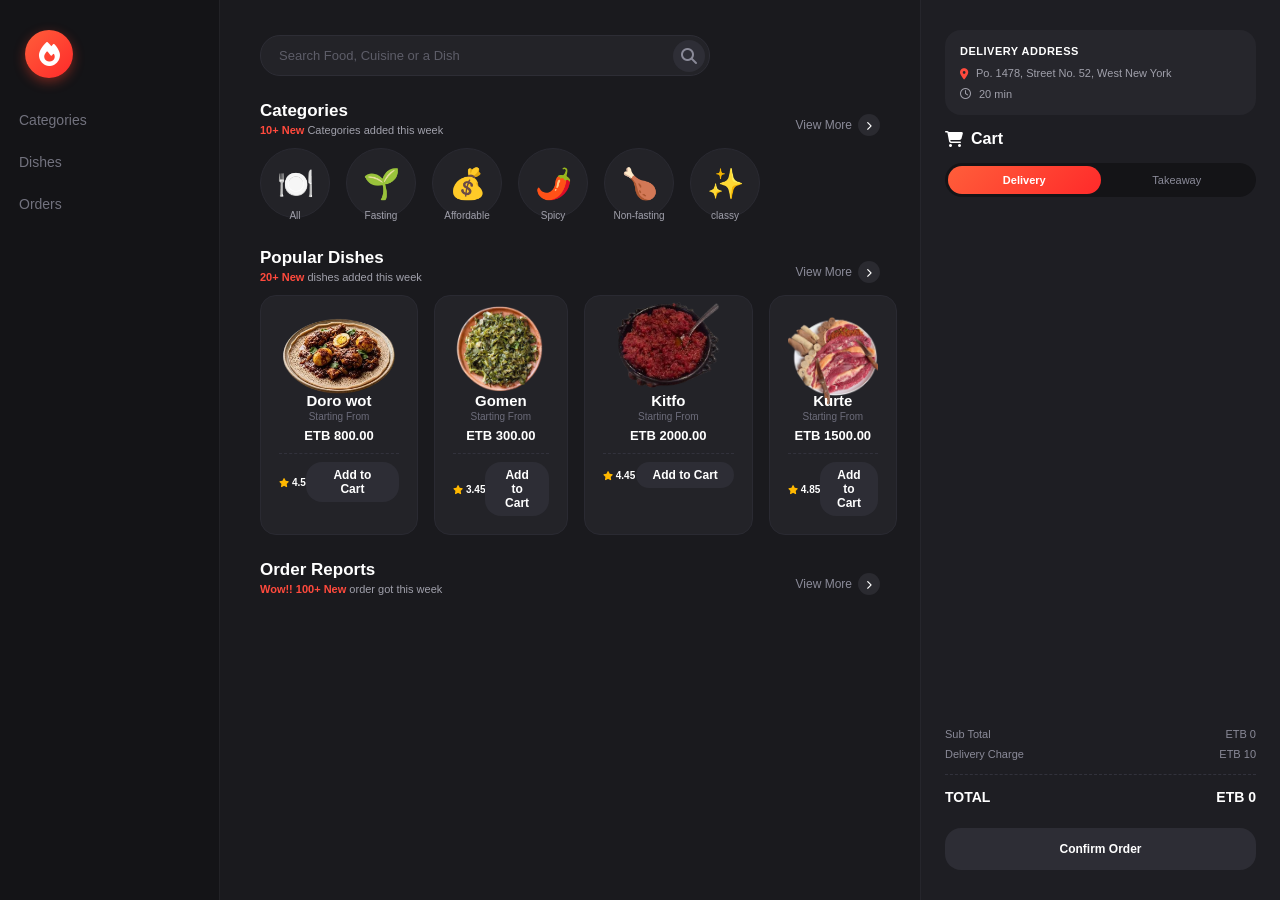
<file: Group-assignment/index.html>
<!DOCTYPE html>
<html lang="en">

<head>
    <meta charset="UTF-8">
    <meta name="viewport" content="width=device-width, initial-scale=1.0">
    <title>Food Dashboard</title>
    <link href="https://cdnjs.cloudflare.com/ajax/libs/font-awesome/6.4.0/css/all.min.css" rel="stylesheet">
    <link rel="stylesheet" href="styles.css">

</head>

<body>

    <div class="dashboard-container">
        <!-- Sidebar / Topbar depending on viewport -->
        <aside class="sidebar">
            <div class="logo-container">
                <div class="logo-icon"><i class="fa-solid fa-fire"></i></div>
            </div>
            <nav class="nav-menu">
                <a href="#" class="nav-item">Categories</a>
                <a href="#" class="nav-item"> Dishes</a>
                <a href="#" class="nav-item">Orders</a>
            </nav>

        </aside>

        <!-- Main Dashboard Area -->
        <main class="main-content">
            <!-- Search -->
            <div class="search-container">
                <input type="text" placeholder="Search Food, Cuisine or a Dish">
                <div class="search-btn"><i class="fa-solid fa-magnifying-glass"></i></div>
            </div>

            <!-- Categories -->
            <section>
                <div class="section-header">
                    <div class="section-title">
                        <h2>Categories</h2>
                        <p><span>10+ New</span> Categories added this week</p>
                    </div>
                    <a href="#" class="view-more">View More <div class="view-more-btn"><i
                                class="fa-solid fa-chevron-right"></i></div></a>
                </div>
                <div class="categories-list">
                    <div class="category-item" data-category="all">🍽️</div>

                    <div class="category-item" data-category="fasting">🌱</div>

                    <div class="category-item" data-category="affordable">💰</div>

                    <div class="category-item" data-category="spicy">🌶️</div>

                    <div class="category-item" data-category="non-fasting">🍗</div>

                    <div class="category-item" data-category="classy">✨</div>
                </div>
            </section>

            <!-- Popular Dishes -->
            <section>
                <div class="section-header">
                    <div class="section-title">
                        <h2>Popular Dishes</h2>
                        <p><span>20+ New</span> dishes added this week</p>
                    </div>
                    <a href="#" class="view-more">View More <div class="view-more-btn"><i
                                class="fa-solid fa-chevron-right"></i></div></a>
                </div>
                <div class="dishes-grid">
                    <!-- <div class="dish-card">
                        <div class="dish-img"><img src="Assets/doro.png" alt=""></div>
                        <div class="dish-name">Doro Wot</div>
                        <div class="dish-subtext">Starting From</div>
                        <div class="dish-price">ETB 600.00</div>
                        <div class="dish-meta">
                            <div class="dish-rating"><i class="fa-solid fa-star"></i> 4.5</div>
                            <div class="dish-add-to-cart"><button class="add-to-cart">Add to Cart</button></div>
                         
                        </div>
                    </div> -->

                    <!-- <div class="dish-card">
                     
                        <div class="dish-img"><img src="Assets/gomen.png" alt=""></div>
                        <div class="dish-name">Gomen</div>
                        <div class="dish-subtext">Starting From</div>
                        <div class="dish-price">ETB 300.00</div>
                        <div class="dish-meta">
                            <div class="dish-rating"><i class="fa-solid fa-star"></i> 4.8</div>
                            <div class="dish-add-to-cart"><button>Add to Cart</button></div>
                        </div>
                    </div> -->

                </div>
            </section>

            <!-- Order Reports -->
            <section>
                <div class="section-header">
                    <div class="section-title">
                        <h2>Order Reports</h2>
                        <p><span>Wow!! 100+ New</span> order got this week</p>
                    </div>
                    <a href="#" class="view-more">View More <div class="view-more-btn"><i
                                class="fa-solid fa-chevron-right"></i></div></a>
                </div>
                <div class="table-wrapper hidden">
                    <table class="reports-table">
                        <thead>
                            <tr>
                                <th>Customer</th>
                                <th>Order number</th>
                                <th>Address</th>
                                <th>Amount</th>
                                <th>Status</th>
                            </tr>
                        </thead>
                        <tbody>

                        </tbody>
                    </table>
                </div>
            </section>
        </main>

        <!-- Cart Side / Bottom Panel -->
        <aside class="cart-panel">
            <div>
                <!-- Delivery Card -->
                <div class="delivery-card">
                    <div class="delivery-title">DELIVERY ADDRESS</div>
                    <div class="delivery-address">
                        <i class="fa-solid fa-location-dot"></i>
                        <span>Po. 1478, Street No. 52, West New York</span>
                    </div>
                    <div class="delivery-time">
                        <i class="fa-regular fa-clock"></i>
                        <span>20 min</span>
                    </div>
                </div>

                <!-- Cart Header -->
                <div class="cart-header">
                    <div class="cart-title">
                        <i class="fa-solid fa-cart-shopping"></i> Cart
                    </div>
                    <!-- <div class="order-id">Order ID: #1099</div> -->
                </div>

                <!-- Delivery Mode Selector -->
                <div class="delivery-toggle">
                    <div class="toggle-btn active">Delivery</div>
                    <div class="toggle-btn">Takeaway</div>
                </div>

                <!-- Cart Items -->
                <div class="cart-items">
                    <!-- <div class="cart-item">
                        <div class="cart-item-info">
                            <div class="cart-item-icon">🍕</div>
                            <div class="cart-item-details">
                                <h4>Pepperoni Pizza</h4>
                                <p>Thin Crust</p>
                                <div class="cart-item-qty">
                                    <div class="qty-btn"><i class="fa-solid fa-minus"></i></div>
                                    <span>2</span>
                                    <div class="qty-btn"><i class="fa-solid fa-plus"></i></div>
                                </div>
                            </div>
                        </div>
                        <div class="edit-btn"><i class="fa-solid fa-pen"></i></div>
                    </div> -->

                    <!-- <div class="cart-item">
                        <div class="cart-item-info">
                            <div class="cart-item-icon">🍔</div>
                            <div class="cart-item-details">
                                <h4>Cheese Burger</h4>
                                <p>Whole wheat bun</p>
                                <div class="cart-item-qty">
                                    <div class="qty-btn"><i class="fa-solid fa-minus"></i></div>
                                    <span>2</span>
                                    <div class="qty-btn"><i class="fa-solid fa-plus"></i></div>
                                </div>
                            </div>
                        </div>
                        <div class="edit-btn"><i class="fa-solid fa-pen"></i></div>
                    </div> -->
                </div>
            </div>

            <div>



                <!-- Summary -->
                <div class="summary-row">
                    <span>Sub Total</span>
                    <span class="sub-total">$155.20</span>
                </div>
                <div class="summary-row">
                    <span>Delivery Charge</span>
                    <span>ETB 10</span>
                </div>
                <div class="summary-row total">
                    <span>TOTAL</span>
                    <span class="grand-total">$165.20</span>
                </div>

                <button class="checkout-btn">Confirm Order</button>
            </div>
        </aside>
    </div>

    <div class="modal-overlay" id="checkout-modal">
        <div class="checkout-modal">
            <div class="modal-header">
                <h2>Checkout</h2>
                <button class="close-modal" id="close-modal">&times;</button>
            </div>

            <form id="checkout-form">

                <div class="form-group">
                    <label for="customer-name">Name</label>
                    <input type="text" id="customer-name" placeholder="Enter your name" required>
                    <small class="error-message"></small>
                </div>

                <div class="form-group">
                    <label for="customer-phone">Phone</label>
                    <input type="tel" id="customer-phone" placeholder="09XXXXXXXX" required>
                    <small class="error-message"></small>
                </div>

                <div class="form-group">
                    <label for="customer-address">Address</label>
                    <input type="text" id="customer-address" placeholder="Enter your delivery address" required>
                    <small class="error-message"></small>
                </div>

                <button type="submit" class="checkout-btn">
                    Place Order
                </button>

            </form>
        </div>
    </div>

    <script src="script.js"></script>

</body>

</html>
</file>
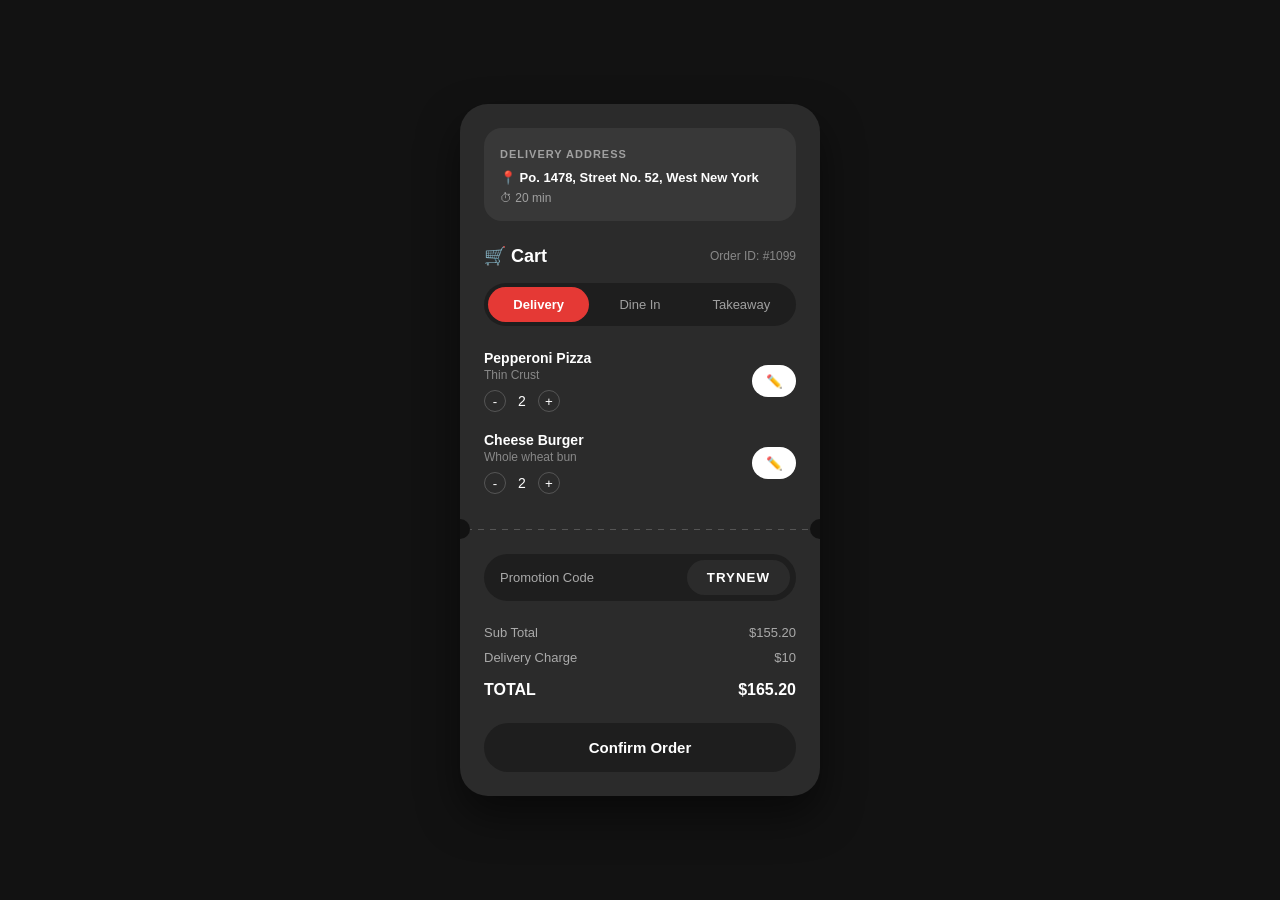
<file: Group-assignment/test.html>
<!DOCTYPE html>
<html lang="en">

<head>
    <meta charset="UTF-8">
    <meta name="viewport" content="width=device-width, initial-scale=1.0">
    <title>Document</title>
    <style>
        * {
            box-sizing: border-box;
            font-family: -apple-system, BlinkMacSystemFont, "Segoe UI", Roboto, sans-serif;
        }

        body {
            background-color: #121212;
            display: flex;
            justify-content: center;
            align-items: center;
            min-height: 100vh;
            margin: 0;
        }

        /* Base Card Container */
        .ticket-card {
            width: 360px;
            background-color: #2b2b2b;
            border-radius: 28px;
            color: #ffffff;
            padding: 24px 0;
            box-shadow: 0 20px 40px rgba(0, 0, 0, 0.5);
        }

        .ticket-top,
        .ticket-bottom {
            padding: 0 24px;
        }

        /* Delivery Address Box */
        .address-box {
            background-color: #383838;
            border-radius: 18px;
            padding: 16px;
            margin-bottom: 24px;
        }

        .address-box .label {
            font-size: 11px;
            font-weight: 700;
            color: #a0a0a0;
            letter-spacing: 1px;
        }

        .address-text {
            font-size: 13px;
            font-weight: 600;
            margin-top: 8px;
        }

        .time-text {
            font-size: 12px;
            color: #a0a0a0;
            margin-top: 6px;
        }

        /* Cart Header */
        .cart-header {
            display: flex;
            justify-content: space-between;
            align-items: center;
            margin-bottom: 16px;
        }

        .cart-header .title {
            font-size: 18px;
            font-weight: 600;
        }

        .cart-header .order-id {
            font-size: 12px;
            color: #888;
        }

        /* Segmented Toggle */
        .toggle-container {
            display: flex;
            background-color: #1e1e1e;
            border-radius: 30px;
            padding: 4px;
            margin-bottom: 24px;
        }

        .toggle-btn {
            flex: 1;
            background: transparent;
            border: none;
            color: #a0a0a0;
            padding: 10px 0;
            border-radius: 20px;
            font-size: 13px;
            cursor: pointer;
        }

        .toggle-btn.active {
            background-color: #e53935;
            color: #fff;
            font-weight: 600;
        }

        /* Items */
        .item-row {
            display: flex;
            justify-content: space-between;
            align-items: center;
            margin-bottom: 20px;
        }

        .item-name {
            font-weight: 600;
            font-size: 14px;
        }

        .item-sub {
            font-size: 12px;
            color: #888;
            margin-top: 2px;
        }

        .qty-controls {
            display: flex;
            align-items: center;
            gap: 12px;
            margin-top: 8px;
            font-size: 14px;
        }

        .qty-controls button {
            background: none;
            border: 1px solid #555;
            color: #fff;
            width: 22px;
            height: 22px;
            border-radius: 50%;
            cursor: pointer;
        }

        .edit-btn {
            background-color: #ffffff;
            border: none;
            border-radius: 20px;
            width: 44px;
            height: 32px;
            cursor: pointer;
        }

        /* Ticket Side Cutouts & Dashed Line Divider */
        .ticket-divider {
            position: relative;
            height: 30px;
            margin: 10px 0;
            display: flex;
            align-items: center;
            overflow: hidden;
        }

        /* Side Notches */
        .ticket-divider::before,
        .ticket-divider::after {
            content: '';
            position: absolute;
            width: 20px;
            height: 20px;
            background-color: #121212;
            /* Matches body background */
            border-radius: 50%;
            top: 50%;
            transform: translateY(-50%);
        }

        .ticket-divider::before {
            left: -10px;
        }

        .ticket-divider::after {
            right: -10px;
        }

        /* Dashed Tear Line */
        .ticket-divider {
            background-image: linear-gradient(to right, #555 50%, rgba(255, 255, 255, 0) 0%);
            background-position: center;
            background-size: 12px 1px;
            background-repeat: repeat-x;
        }

        /* Bottom Promo & Totals */
        .promo-box {
            background-color: #1e1e1e;
            border-radius: 30px;
            padding: 6px 6px 6px 16px;
            display: flex;
            justify-content: space-between;
            align-items: center;
            font-size: 13px;
            color: #aaa;
            margin-bottom: 24px;
        }

        .promo-btn {
            background-color: #2b2b2b;
            color: #fff;
            border: none;
            padding: 10px 20px;
            border-radius: 20px;
            font-weight: 700;
            letter-spacing: 1px;
            cursor: pointer;
        }

        .summary-row {
            display: flex;
            justify-content: space-between;
            font-size: 13px;
            color: #aaa;
            margin-bottom: 10px;
        }

        .summary-row.total {
            color: #fff;
            font-size: 16px;
            font-weight: 700;
            margin-top: 16px;
            margin-bottom: 24px;
        }

        .confirm-btn {
            width: 100%;
            background-color: #1e1e1e;
            color: #fff;
            border: none;
            padding: 16px;
            border-radius: 30px;
            font-size: 15px;
            font-weight: 600;
            cursor: pointer;
        }
    </style>
</head>

<body>
    <div class="ticket-card">
        <!-- Top Section: Address & Cart -->
        <div class="ticket-top">
            <div class="address-box">
                <span class="label">DELIVERY ADDRESS</span>
                <div class="address-text">📍 Po. 1478, Street No. 52, West New York</div>
                <div class="time-text">⏱ 20 min</div>
            </div>

            <div class="cart-header">
                <div class="title">🛒 Cart</div>
                <div class="order-id">Order ID: #1099</div>
            </div>

            <!-- Toggle Selector -->
            <div class="toggle-container">
                <button class="toggle-btn active">Delivery</button>
                <button class="toggle-btn">Dine In</button>
                <button class="toggle-btn">Takeaway</button>
            </div>

            <!-- Items -->
            <div class="item-row">
                <div class="item-info">
                    <div class="item-name">Pepperoni Pizza</div>
                    <div class="item-sub">Thin Crust</div>
                    <div class="qty-controls">
                        <button>-</button> <span>2</span> <button>+</button>
                    </div>
                </div>
                <button class="edit-btn">✏️</button>
            </div>

            <div class="item-row">
                <div class="item-info">
                    <div class="item-name">Cheese Burger</div>
                    <div class="item-sub">Whole wheat bun</div>
                    <div class="qty-controls">
                        <button>-</button> <span>2</span> <button>+</button>
                    </div>
                </div>
                <button class="edit-btn">✏️</button>
            </div>
        </div>

        <!-- Ticket Cutout Notch Divider -->
        <div class="ticket-divider"></div>

        <!-- Bottom Section: Promo & Totals -->
        <div class="ticket-bottom">
            <div class="promo-box">
                <span>Promotion Code</span>
                <button class="promo-btn">TRYNEW</button>
            </div>

            <div class="summary-row">
                <span>Sub Total</span>
                <span>$155.20</span>
            </div>
            <div class="summary-row">
                <span>Delivery Charge</span>
                <span>$10</span>
            </div>

            <div class="summary-row total">
                <span>TOTAL</span>
                <span>$165.20</span>
            </div>

            <button class="confirm-btn">Confirm Order</button>
        </div>
    </div>
</body>

</html>
</file>
<file: Group-assignment/styles.css>
* {
  margin: 0;
  padding: 0;
  box-sizing: border-box;
  font-family:
    -apple-system, BlinkMacSystemFont, "Segoe UI", Roboto, Helvetica, Arial,
    sans-serif;
  user-select: none;
}

body {
  background-color: #121215;
  color: #a0a0ab;
  min-height: 100vh;
}

/* --------------------------------------------------
           BASE MOBILE STYLES (Mobile-First Default)
        -------------------------------------------------- */

.dashboard-container {
  display: flex;
  flex-direction: column;
  width: 100%;
  min-height: 100vh;
  background-color: #1a1a1e;
}

/* Mobile Header / Navigation */
.sidebar {
  width: 100%;
  background-color: #141417;
  display: flex;
  /* align-items: center; */
  justify-content: space-between;
  padding: 15px 20px;
  border-bottom: 1px solid #222226;
  position: sticky;
  top: 0;
  z-index: 100;
}

.logo-container {
  /* display: flex; */
  /* align-items: center; */
}

.logo-icon {
  width: 40px;
  height: 40px;
  background: linear-gradient(135deg, #ff5e3a, #ff2a2a);
  border-radius: 50%;
  display: flex;
  justify-content: center;
  align-items: center;
  color: #fff;
  font-size: 20px;
  box-shadow: 0 4px 12px rgba(255, 66, 42, 0.4);
}

/* Horizontal scrolling menu for mobile */
.nav-menu {
  display: flex;
  gap: 10px;
  overflow-x: auto;
  padding: 0 10px;
  scrollbar-width: none;
}

.nav-menu::-webkit-scrollbar {
  display: none;
}

.nav-item {
  display: flex;
  align-items: center;
  padding: 8px 14px;
  color: #72727e;
  text-decoration: none;
  font-size: 13px;
  font-weight: 500;
  gap: 8px;
  white-space: nowrap;
  border-radius: 20px;
  background-color: #1a1a1e;
}

.nav-item.active {
  color: #ff4a3d;
  background: rgba(255, 74, 61, 0.12);
}

.sidebar-bottom {
  display: flex;
  gap: 10px;
}

.icon-btn {
  width: 36px;
  height: 36px;
  border-radius: 50%;
  background-color: #212126;
  display: flex;
  justify-content: center;
  align-items: center;
  color: #8a8a98;
  cursor: pointer;
}

/* Main Content */
.main-content {
  flex: 1;
  padding: 20px;
  display: flex;
  flex-direction: column;
  gap: 25px;
}

/* Search Bar */
.search-container {
  position: relative;
  width: 100%;
}

.search-container input {
  width: 100%;
  padding: 12px 45px 12px 18px;
  background-color: #232328;
  border: 1px solid #2d2d35;
  border-radius: 20px;
  color: #fff;
  font-size: 13px;
  outline: none;
}

.search-container input::placeholder {
  color: #5d5d68;
}

.search-container .search-btn {
  position: absolute;
  right: 5px;
  top: 50%;
  transform: translateY(-50%);
  width: 32px;
  height: 32px;
  background-color: #2e2e36;
  border-radius: 50%;
  display: flex;
  justify-content: center;
  align-items: center;
  color: #8a8a98;
}

/* Section Typography & Headers */
.section-header {
  display: flex;
  justify-content: space-between;
  align-items: flex-end;
  margin-bottom: 12px;
}

.section-title h2 {
  color: #ffffff;
  font-size: 17px;
  font-weight: 600;
}

.section-title p {
  font-size: 11px;
  margin-top: 3px;
}

.section-title p span {
  color: #ff4a3d;
  font-weight: 600;
}

.view-more {
  display: flex;
  align-items: center;
  gap: 6px;
  font-size: 12px;
  color: #8a8a98;
  text-decoration: none;
}

.view-more-btn {
  width: 22px;
  height: 22px;
  border-radius: 50%;
  background-color: #2a2a30;
  display: flex;
  justify-content: center;
  align-items: center;
  color: #fff;
  font-size: 9px;
}

/* Categories Section */
.categories-list {
  display: flex;
  gap: 12px;
  overflow-x: auto;
  padding-bottom: 5px;
  scrollbar-width: none;
}

.categories-list::-webkit-scrollbar {
  display: none;
}

.category-item {
  min-width: 60px;
  height: 60px;
  border-radius: 50%;
  background-color: #232328;
  display: flex;
  justify-content: center;
  align-items: center;
  font-size: 26px;
  border: 1px solid #2a2a32;
  flex-shrink: 0;
  position: relative;
}

.category-item::before {
  /* content: "ETB"; */
  position: absolute;
  top: 90%;
  font-size: 10px;
  /* position: absolute; */
}
.category-item:nth-of-type(1)::before {
  content: "All";
}

.category-item:nth-of-type(2)::before {
  content: "Fasting";
}
.category-item:nth-of-type(3)::before {
  content: "Affordable";
}
.category-item:nth-of-type(4)::before {
  content: "Spicy";
}
.category-item:nth-of-type(5)::before {
  content: "Non-fasting";
}
.category-item:nth-of-type(6)::before {
  content: "classy";
}

/* Popular Dishes Section */
.dishes-grid {
  display: grid;
  grid-template-columns: repeat(2, 1fr);
  gap: 12px;
}
main::-webkit-scrollbar {
  display: none;
}

.dish-card {
  background-color: #232328;
  border-radius: 16px;
  padding: 14px;
  display: flex;
  flex-direction: column;
  align-items: center;
  border: 1px solid #2a2a32;
}

.dish-img {
  font-size: 48px;
  margin-bottom: 8px;
  height: 60px;
  display: flex;
  align-items: center;
}

.dish-img img {
  height: 120px;
}

.dish-name {
  color: #fff;
  font-size: 14px;
  font-weight: 600;
  margin-bottom: 2px;
}

.dish-subtext {
  font-size: 10px;
  color: #6c6c7a;
  margin-bottom: 6px;
}

.dish-price {
  color: #fff;
  font-weight: 700;
  font-size: 13px;
  margin-bottom: 10px;
}

.dish-meta {
  width: 100%;
  display: flex;
  justify-content: space-between;
  align-items: center;
  font-size: 10px;
  border-top: 1px dashed #32323c;
  padding-top: 8px;
}

.dish-rating {
  display: flex;
  align-items: center;
  gap: 3px;
  color: #fff;
  font-weight: 600;
}

.dish-add-to-cart button {
  width: 100%;
  background-color: #2d2d35;
  color: #fff;
  border: none;
  padding: 6px 16px;
  border-radius: 16px;
  font-weight: 600;
  font-size: 12px;
  cursor: pointer;
  /* margin-top: 15px; */
}

.dish-rating i {
  color: #ffb800;
  font-size: 9px;
}

/* .dish-sales {
  text-align: right;
  color: #fff;
} */

/* .dish-sales span {
  display: block;
  color: #6c6c7a;
  font-size: 8px;
} */

/* Order Reports Table Responsive Wrap */
.table-wrapper {
  width: 100%;
  overflow-x: auto;
}

.reports-table {
  width: 100%;
  min-width: 500px;
  border-collapse: separate;
  border-spacing: 0 8px;
}

.reports-table th {
  font-size: 11px;
  font-weight: 500;
  color: #72727e;
  text-align: left;
  padding: 0 12px 4px 12px;
}

.reports-table td {
  background-color: #232328;
  padding: 12px;
  font-size: 12px;
}

.reports-table tr td:first-child {
  border-top-left-radius: 12px;
  border-bottom-left-radius: 12px;
}

.reports-table tr td:last-child {
  border-top-right-radius: 12px;
  border-bottom-right-radius: 12px;
}

.customer-cell {
  display: flex;
  align-items: center;
  gap: 10px;
  color: #fff;
  font-weight: 500;
}

.avatar {
  width: 28px;
  height: 28px;
  border-radius: 50%;
  background-color: #444;
  background-size: cover;
}

.status-badge {
  padding: 4px 10px;
  border-radius: 10px;
  font-size: 10px;
  font-weight: 600;
  display: inline-block;
}

.status-badge.completed {
  background-color: #1b4721;
  color: #81c784;
}

.status-badge.pending {
  background-color: #5c3b06;
  color: #ffb74d;
}

/* Cart Panel */
.cart-panel {
  width: 100%;
  background-color: #1e1e23;
  padding: 24px 20px;
  display: flex;
  flex-direction: column;
  gap: 20px;
  border-top: 1px solid #26262c;
}

.delivery-card {
  background-color: #26262c;
  border-radius: 16px;
  padding: 15px;
}

.delivery-title {
  color: #fff;
  font-size: 11px;
  font-weight: 700;
  letter-spacing: 0.5px;
  margin-bottom: 10px;
}

.delivery-address {
  display: flex;
  align-items: flex-start;
  gap: 8px;
  font-size: 11px;
  color: #a0a0ab;
  margin-bottom: 8px;
}

.delivery-address i {
  color: #ff4a3d;
  margin-top: 2px;
}

.delivery-time {
  display: flex;
  align-items: center;
  gap: 8px;
  font-size: 11px;
  color: #a0a0ab;
}

.cart-header {
  display: flex;
  justify-content: space-between;
  align-items: center;
  margin-bottom: 15px;
  margin-top: 15px;
}

.cart-title {
  display: flex;
  align-items: center;
  gap: 8px;
  color: #fff;
  font-size: 16px;
  font-weight: 600;
}

.delivery-toggle {
  background-color: #141417;
  border-radius: 20px;
  padding: 3px;
  display: flex;
  margin-bottom: 20px;
}

.toggle-btn {
  flex: 1;
  padding: 8px 0;
  text-align: center;
  font-size: 11px;
  color: #8a8a98;
  border-radius: 17px;
  cursor: pointer;
}

.toggle-btn.active {
  background: linear-gradient(135deg, #ff5e3a, #ff2a2a);
  color: #fff;
  font-weight: 600;
}

.cart-items {
  display: flex;
  flex-direction: column;
  gap: 15px;
  margin-bottom: 20px;
}

.cart-item {
  display: flex;
  align-items: center;
  justify-content: space-between;
}

.cart-item-info {
  display: flex;
  align-items: center;
  gap: 10px;
}

.cart-item-icon {
  font-size: 24px;
}

.cart-item-icon img {
  height: 64px;
}

.cart-item-details h4 {
  color: #fff;
  font-size: 12px;
  font-weight: 600;
}

.cart-item-details p {
  font-size: 9px;
  color: #6c6c7a;
  margin-top: 2px;
}

.cart-item-qty {
  display: flex;
  align-items: center;
  gap: 6px;
  font-size: 10px;
  margin-top: 4px;
}

.qty-btn {
  width: 14px;
  height: 14px;
  border-radius: 50%;
  border: 1px solid #444;
  display: flex;
  justify-content: center;
  align-items: center;
  cursor: pointer;
  font-size: 8px;
}

.edit-btn {
  width: 24px;
  height: 24px;
  border-radius: 50%;
  background-color: #2d2d35;
  display: flex;
  justify-content: center;
  align-items: center;
  color: #8a8a98;
  font-size: 10px;
  border: 0px;
}

.summary-row {
  display: flex;
  justify-content: space-between;
  font-size: 11px;
  margin-bottom: 8px;
  color: #8a8a98;
}

.summary-row.total {
  color: #fff;
  font-weight: 700;
  font-size: 14px;
  margin-top: 14px;
  padding-top: 14px;
  border-top: 1px dashed #32323c;
}

.checkout-btn {
  width: 100%;
  background-color: #2d2d35;
  color: #fff;
  border: none;
  padding: 14px;
  border-radius: 16px;
  font-weight: 600;
  font-size: 12px;
  cursor: pointer;
  margin-top: 15px;
}

.hidden {
  display: none;
}

.modal-overlay {
  position: fixed;
  inset: 0;
  background: rgba(0, 0, 0, 0.7);
  display: none;
  justify-content: center;
  align-items: center;
  z-index: 1000;
}

.modal-overlay.active {
  display: flex;
}

.checkout-modal {
  width: 90%;
  max-width: 420px;
  background-color: #1e1e23;
  border: 1px solid #2a2a32;
  border-radius: 18px;
  padding: 24px;
  box-shadow: 0 20px 50px rgba(0, 0, 0, 0.5);
}

.modal-header {
  display: flex;
  justify-content: space-between;
  align-items: center;
  margin-bottom: 25px;
}

.modal-header h2 {
  color: #fff;
  font-size: 20px;
}

.close-modal {
  width: 30px;
  height: 30px;
  border: none;
  border-radius: 50%;
  background-color: #2d2d35;
  color: #aaa;
  font-size: 20px;
  cursor: pointer;
}

.form-group {
  margin-bottom: 18px;
}

.form-group label {
  display: block;
  color: #fff;
  font-size: 12px;
  margin-bottom: 7px;
}

.form-group input {
  width: 100%;
  padding: 12px;
  background-color: #26262c;
  border: 1px solid #34343c;
  border-radius: 10px;
  color: #fff;
  outline: none;
  font-size: 12px;
}

.form-group input:focus {
  border-color: #ff4a3d;
}

.error-message {
  display: block;
  color: #ff5e5e;
  font-size: 10px;
  margin-top: 5px;
  min-height: 12px;
}

/* --------------------------------------------------
           BREAKPOINT 1: TABLET (min-width: 768px)
        -------------------------------------------------- */
@media (min-width: 768px) {
  .main-content {
    padding: 30px;
  }

  .search-container {
    max-width: 450px;
  }

  .categories-list {
    gap: 16px;
  }

  .category-item {
    min-width: 70px;
    height: 70px;
    font-size: 30px;
  }

  .dishes-grid {
    grid-template-columns: repeat(3, 1fr);
    gap: 16px;
  }

  .dish-card {
    padding: 18px;
  }

  .dish-img {
    font-size: 58px;
    height: 70px;
  }

  .dish-img img {
    height: 120px;
  }

  .dish-name {
    font-size: 15px;
  }

  .cart-panel {
    padding: 30px;
  }

  .checkout-btn:hover {
    background-color: #ff4a3d;
  }
}

/* --------------------------------------------------
           BREAKPOINT 2: LAPTOP / DESKTOP (min-width: 1024px)
        -------------------------------------------------- */
@media (min-width: 1024px) {
  body {
    overflow: hidden;
  }

  .dashboard-container {
    flex-direction: row;
    height: 100vh;
    overflow: hidden;
  }

  /* Convert sidebar from top navigation bar to permanent left vertical bar */
  .sidebar {
    width: 220px;
    height: 100vh;
    flex-direction: column;
    /* justify-content: space-between; */
    justify-content: flex-start;
    padding: 30px 0;
    border-bottom: none;
    border-right: 1px solid #222226;
    position: relative;
    flex-shrink: 0;
  }

  .logo-container {
    padding: 0 25px 25px 25px;
  }

  .logo-icon {
    width: 48px;
    height: 48px;
    font-size: 24px;
  }

  .nav-menu {
    flex-direction: column;
    gap: 8px;
    width: 100%;
    padding: 0;
    overflow-x: visible;
  }

  .nav-item {
    /* padding: 14px 28px; */
    padding-left: 18px;
    font-size: 14px;
    border: 1px solid transparent;
    border-radius: 12px;
    background-color: transparent;
    gap: 14px;
    position: relative;
  }

  .nav-item:hover {
    background-color: #1a1a1a;
  }

  .nav-item i {
    font-size: 16px;
    width: 20px;
  }

  .nav-item.active {
    background: linear-gradient(
      90deg,
      rgba(255, 74, 61, 0.12) 0%,
      rgba(255, 74, 61, 0) 100%
    );
  }

  .nav-item.active::before {
    content: "";
    position: absolute;
    left: 0;
    top: 50%;
    transform: translateY(-50%);
    width: 4px;
    height: 22px;
    background-color: #ff4a3d;
    border-radius: 0 4px 4px 0;
  }

  .sidebar-bottom {
    padding: 0 28px;
    gap: 15px;
  }

  .icon-btn {
    width: 42px;
    height: 42px;
  }

  /* Main Content Scroll Area */
  .main-content {
    overflow-y: auto;
    padding: 35px 40px;
  }

  .dishes-grid {
    grid-template-columns: repeat(4, 1fr);
  }

  /* Cart Panel as Right Sidebar */
  .cart-panel {
    width: 360px;
    height: 100vh;
    border-top: none;
    border-left: 1px solid #26262c;
    flex-shrink: 0;
    overflow-y: auto;
    justify-content: space-between;
    padding: 30px 24px;
  }
}
</file>
